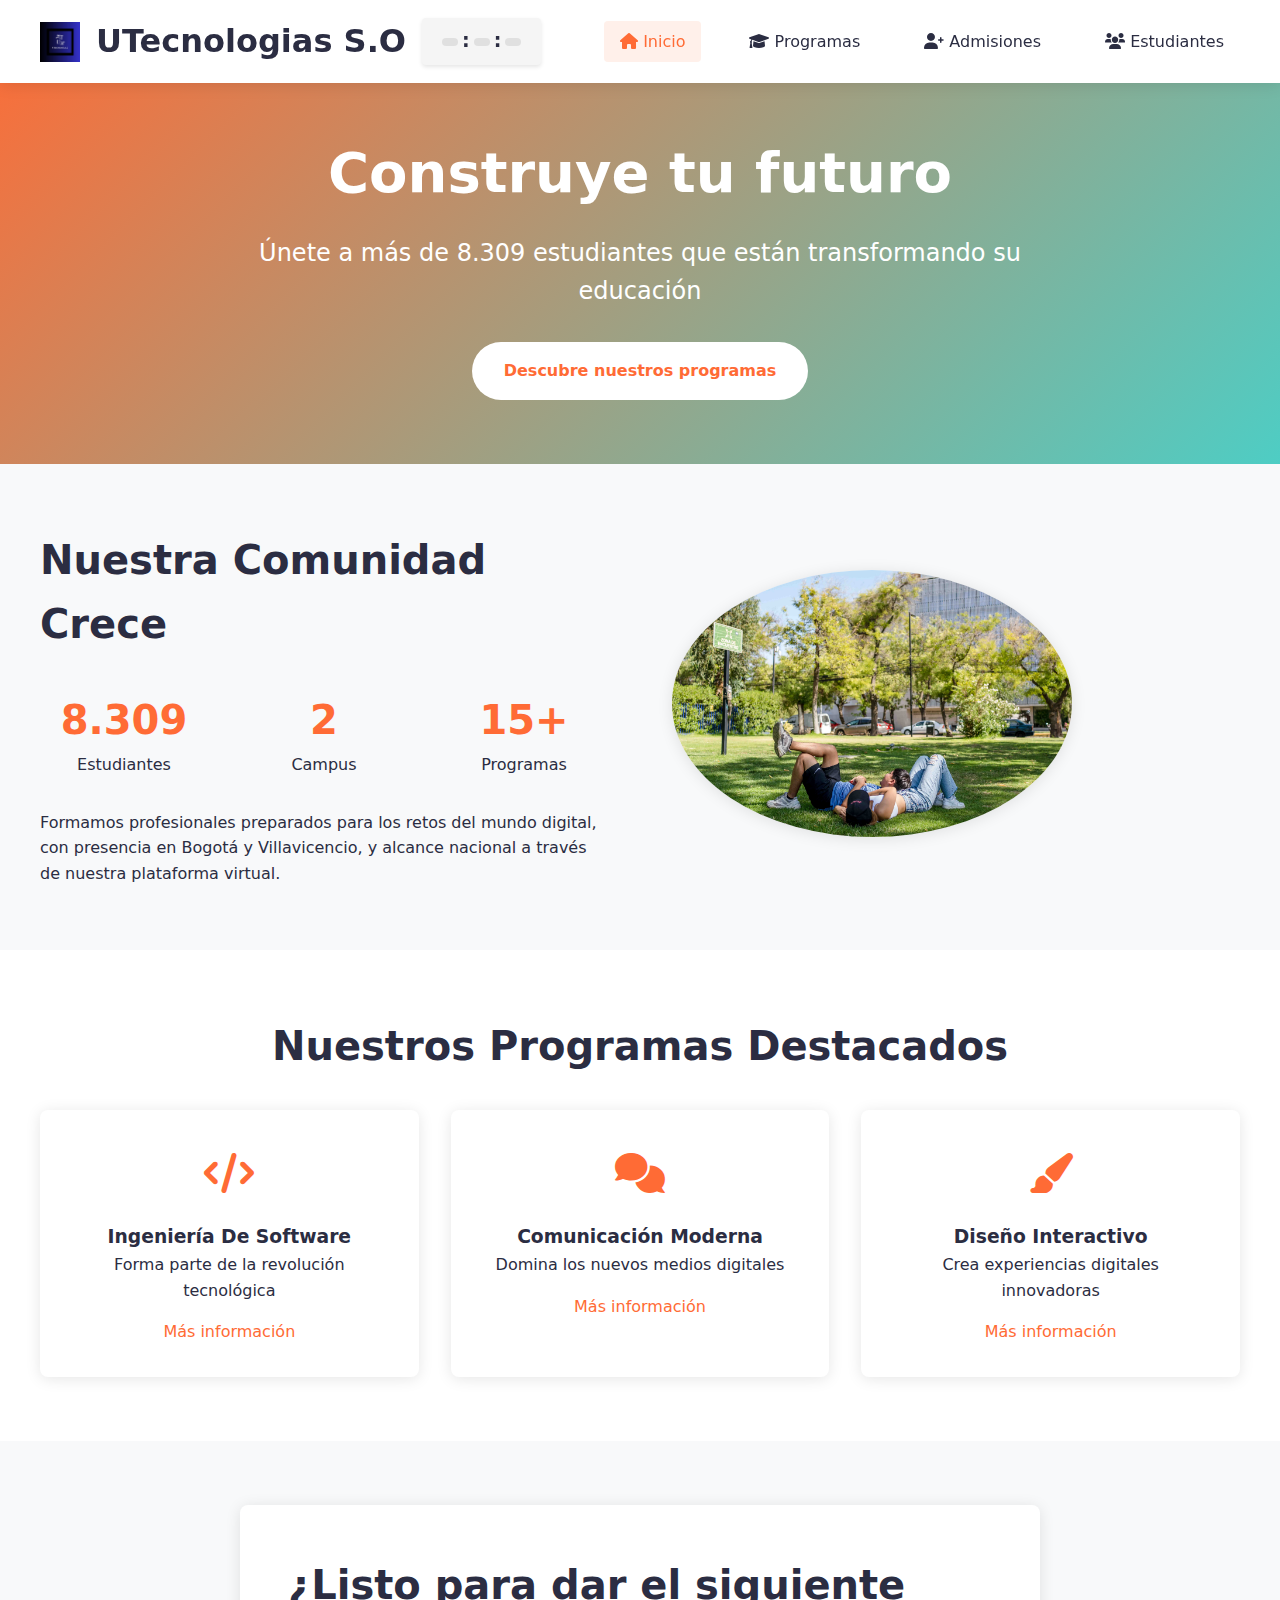
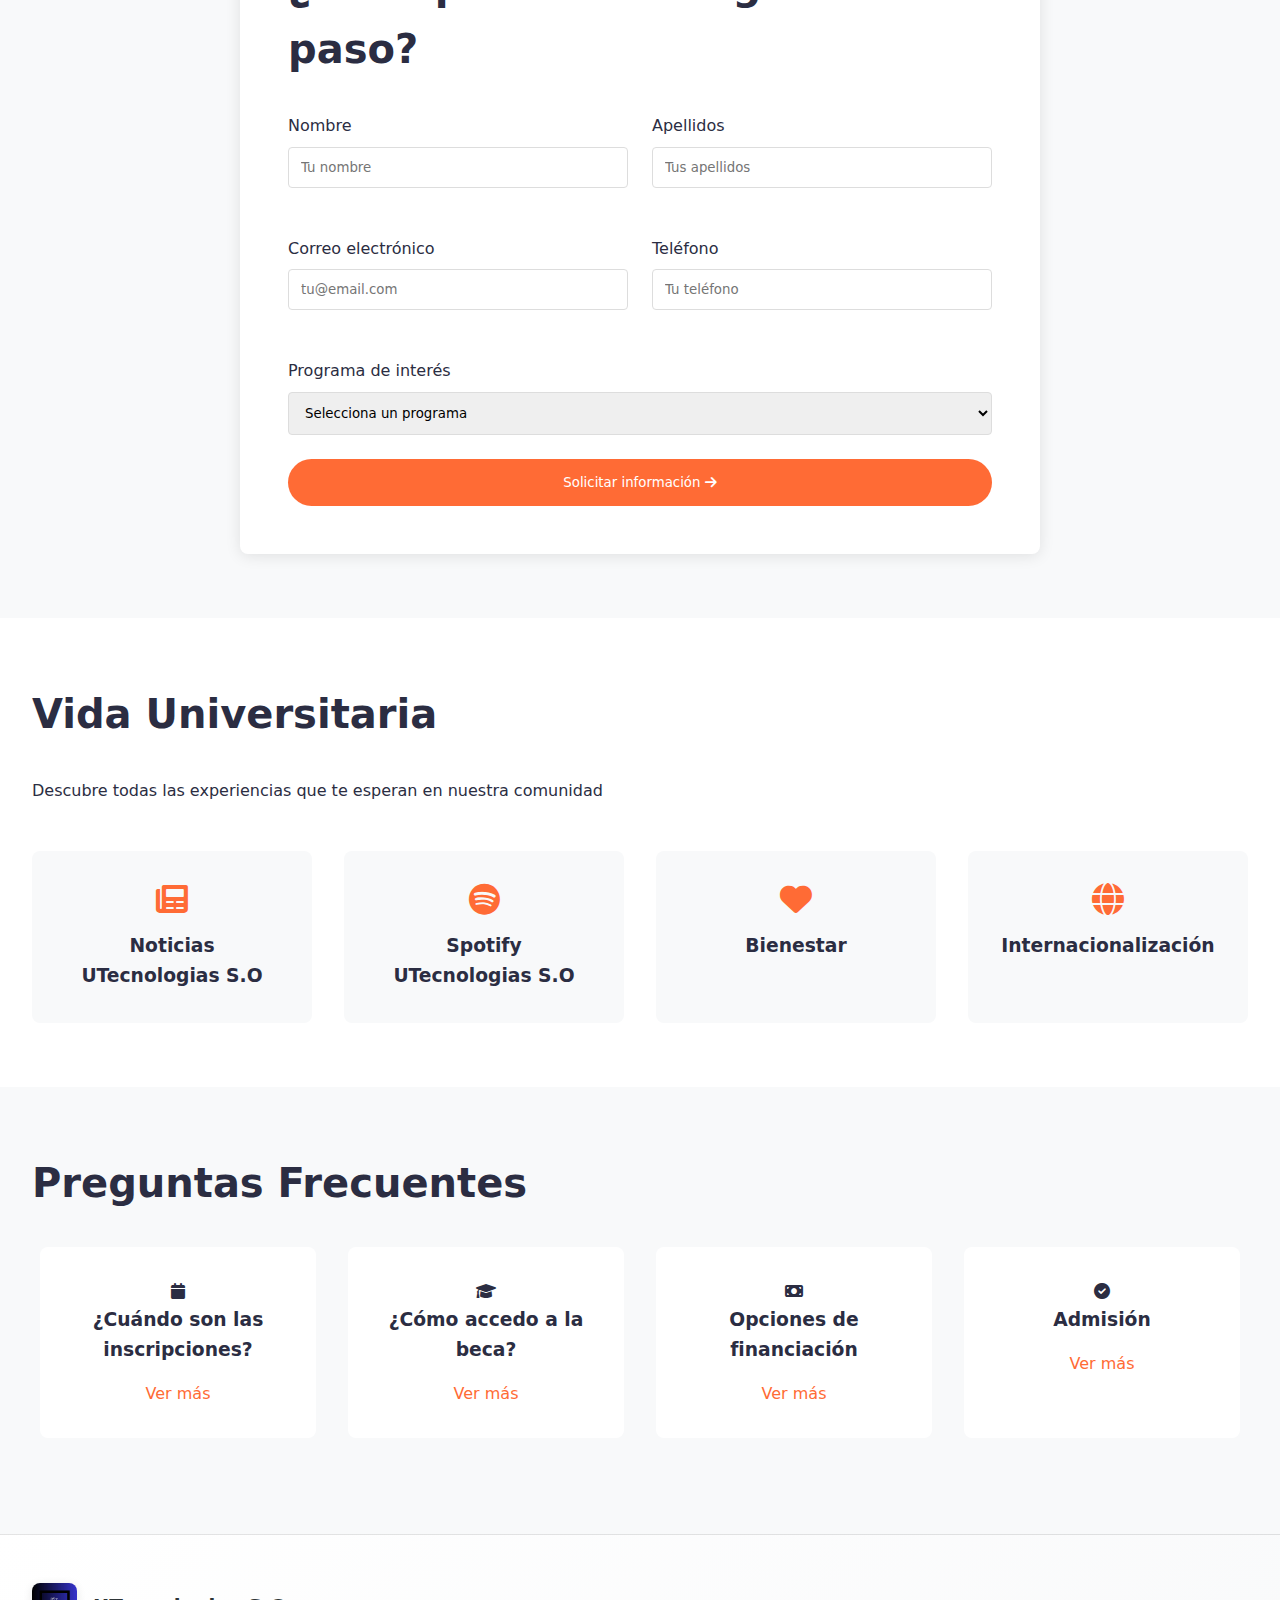
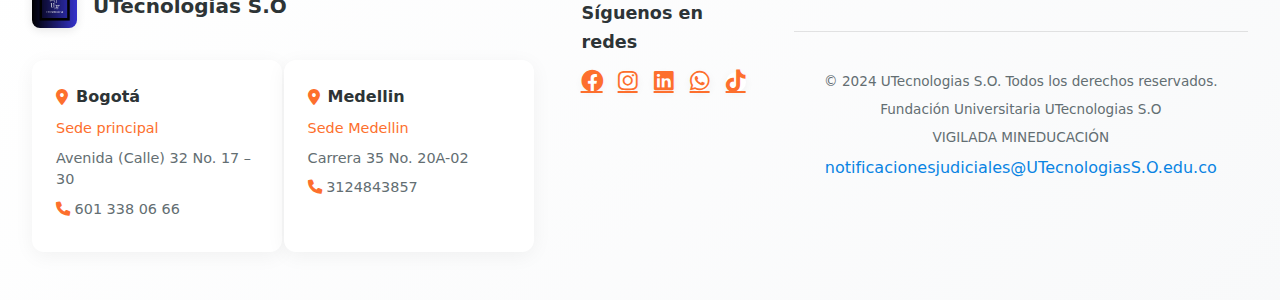
<file: index.html>
<!DOCTYPE html>
<html lang="es">
<head>
    <meta charset="UTF-8">
    <meta name="viewport" content="width=device-width, initial-scale=1.0">
    <title>UTecnologias S.O - Educación del Futuro</title>
    <link rel="stylesheet" href="styles/styles.css">
    <link href="https://cdnjs.cloudflare.com/ajax/libs/font-awesome/6.0.0/css/all.min.css" rel="stylesheet">
</head>
<body>
    <header class="header">
        <nav class="nav">
            <div class="logo">
                <img src="imagenes/logo oficial .jpg" alt="Logo UTecnologias S.O" class="logo-img">
                <h1>UTecnologias S.O</h1>
                <div id="clock">
                    <span></span> : <span></span> : <span></span>
                  </div>
            </div>
            <div class="nav-links">

                <a href="index.html" class="nav-item active"><i class="fas fa-home"></i> Inicio</a>
                <a href="iconos inicio/programa.html" class="nav-item"><i class="fas fa-graduation-cap"></i> Programas</a>
                <a href="iconos inicio/admisiones.html" class="nav-item"><i class="fas fa-user-plus"></i> Admisiones</a>
                <a href="iconos inicio/estudiantes.html" class="nav-item"><i class="fas fa-users"></i> Estudiantes</a>

            </div>
            <button class="mobile-menu-btn">
                <i class="fas fa-bars"></i>
            </button>
        </nav>
    </header>

    <main>
        <section class="hero-section">
            <div class="hero-content">
                <h1 class="hero-title">Construye tu futuro </h1>
                <p class="hero-subtitle">Únete a más de 8.309 estudiantes que están transformando su educación</p>
                <a href="iconos inicio/programa.html" class="cta-button">Descubre nuestros programas</a>
            </div>
        </section>

        <section class="students-stats">
            <div class="stats-content">
                <div class="stats-text">
                    <h2 class="section-title">Nuestra Comunidad Crece</h2>
                    <div class="stats-numbers">
                        <div class="stat-item">
                            <span class="stat-number">8.309</span>
                            <span class="stat-label">Estudiantes</span>
                        </div>
                        <div class="stat-item">
                            <span class="stat-number">2</span>
                            <span class="stat-label">Campus</span>
                        </div>
                        <div class="stat-item">
                            <span class="stat-number">15+</span>
                            <span class="stat-label">Programas</span>
                        </div>
                    </div>
                    <p class="stats-description">Formamos profesionales preparados para los retos del mundo digital, con presencia en Bogotá y Villavicencio, y alcance nacional a través de nuestra plataforma virtual.</p>
                </div>
                <div class="student-image-container">
                    <img src="imagenes/campues.jpg" alt="Estudiantes en campus" class="circular-image" />
                </div>
            </div>
        </section>

        <section class="programs-section">
            <h2 class="section-title centered">Nuestros Programas Destacados</h2>
            <div class="programs-grid">
                <div class="program-card">
                    <div class="program-icon">
                        <i class="fas fa-code"></i>
                    </div>
                    <h3>Ingeniería De Software</h3>
                    <p>Forma parte de la revolución tecnológica</p>
                    <a href="programas destacados/software.html" class="program-link">Más información</a>
                </div>
                <div class="program-card">
                    <div class="program-icon">
                        <i class="fas fa-comments"></i>
                    </div>
                    <h3>Comunicación Moderna</h3>
                    <p>Domina los nuevos medios digitales</p>
                    <a href="programas destacados/comunicacion.html" class="program-link">Más información</a>
                </div>
                <div class="program-card">
                    <div class="program-icon">
                        <i class="fas fa-paint-brush"></i>
                    </div>
                    <h3>Diseño Interactivo</h3>
                    <p>Crea experiencias digitales innovadoras</p>
                    <a href="programas destacados/interactivo.html" class="program-link">Más información</a>
                </div>
            </div>
        </section>

        <section class="form-section">
            <div class="form-container">
                <h2 class="section-title">¿Listo para dar el siguiente paso?</h2>
                <form class="contact-form">
                    <div class="form-grid">
                        <div class="form-group">
                            <label for="nombre">Nombre</label>
                            <input type="text" id="nombre" placeholder="Tu nombre" required>
                        </div>
                        <div class="form-group">
                            <label for="apellidos">Apellidos</label>
                            <input type="text" id="apellidos" placeholder="Tus apellidos" required>
                        </div>
                        <div class="form-group">
                            <label for="email">Correo electrónico</label>
                            <input type="email" id="email" placeholder="tu@email.com" required>
                        </div>
                        <div class="form-group">
                            <label for="telefono">Teléfono</label>
                            <input type="tel" id="telefono" placeholder="Tu teléfono" required>
                        </div>
                        <div class="form-group full-width">
                            <label for="programa">Programa de interés</label>
                            <select id="programa" required>
                                <option value="">Selecciona un programa</option>
                                <option value="1">Ingeniería De Software</option>
                                <option value="2">Comunicación Moderna</option>
                                <option value="3">Diseño Interactivo</option>


                                <option value="4">Enfermeria</option>
                                <option value="5">Inteligencia artificial</option>
                                <option value="6">Seguridad informativa y ciberseguridad</option>
                                <option value="7">Big datat y ciencia de datos</option>
                                <option value="8">Robótica y automatización</option>
                                <option value="9">Ingeniería en blockchain y criptomonedad</option>
                            </select>
                        </div>
                    </div>
                    <button type="submit" class="submit-btn">Solicitar información <i class="fas fa-arrow-right"></i></button>
                </form>
            </div>
        </section>

        <section class="community-section">
            <div class="community-content">
                <h2 class="section-title">Vida Universitaria</h2>
                <p class="section-description">Descubre todas las experiencias que te esperan en nuestra comunidad</p>
                
                <div class="community-features">
                    <div class="feature-item">
                        <i class="fas fa-newspaper"></i>
                        <h3>Noticias UTecnologias S.O</h3>
                    </div>
                    <div class="feature-item">
                        <i class="fab fa-spotify"></i>
                        <h3>Spotify UTecnologias S.O</h3>
                    </div>
                    <div class="feature-item">
                        <i class="fas fa-heart"></i>
                        <h3>Bienestar</h3>
                    </div>
                    <div class="feature-item">
                        <i class="fas fa-globe"></i>
                        <h3>Internacionalización</h3>
                    </div>
                </div>
            </div>
        </section>

        <section class="faq-section">
            <div class="faq-content">
                <h2 class="section-title">Preguntas Frecuentes</h2>
                <div class="faq-grid">
                    <div class="faq-item">
                        <i class="fas fa-calendar"></i>
                        <h3>¿Cuándo son las inscripciones?</h3>
                        <a href="iconos inicio/QuejaReclamoSugerencia.html" class="faq-link">Ver más</a>
                    </div>
                    <div class="faq-item">
                        <i class="fas fa-graduation-cap"></i>
                        <h3>¿Cómo accedo a la beca?</h3>
                        <a href="iconos inicio/QuejaReclamoSugerencia.html" class="faq-link">Ver más</a>
                    </div>
                    <div class="faq-item">
                        <i class="fas fa-money-bill"></i>
                        <h3>Opciones de financiación</h3>
                        <a href="iconos inicio/QuejaReclamoSugerencia.html" class="faq-link">Ver más</a>
                    </div>
                    <div class="faq-item">
                        <i class="fas fa-check-circle"></i>
                        <h3>Admisión</h3>
                        <a href="iconos inicio/QuejaReclamoSugerencia.html" class="faq-link">Ver más</a>
                    </div>
                </div>
            </div>
        </section>
    </main>

    <footer class="footer">
        <div class="footer-content">
            <div class="footer-info">
                <div class="footer-logo">
                    <img src="imagenes/logo oficial .jpg" alt="Logo Santiago"><h3>UTecnologias S.O</h3>
                </div>
                <div class="footer-locations">
                    <div class="location">
                        <h3><i class="fas fa-map-marker-alt"></i> Bogotá</h3>
                        <p class="subtitle">Sede principal</p>
                        <p>Avenida (Calle) 32 No. 17 – 30</p>
                        <p><i class="fas fa-phone"></i> 601 338 06 66</p>
                    </div>
                    <div class="location">
                        <h3><i class="fas fa-map-marker-alt"></i> Medellin</h3>
                        <p class="subtitle">Sede Medellin</p>
                        <p>Carrera 35 No. 20A-02</p>
                        <p><i class="fas fa-phone"></i> 3124843857</p>
                    </div>
                </div>
            </div>

            <div class="footer-social">
                <h3>Síguenos en redes</h3>
                <div class="social-icons">
                    <a href="https://www.facebook.com/orozcojimmy987?mibextid=LQQJ4d" class="social-icon"><i class="fab fa-facebook"></i></a>
                    <a href="https://www.instagram.com/santiago_biker.0/profilecard/?igsh=NGVpbDF0NHNyMWk2" class="social-icon"><i class="fab fa-instagram"></i></a>
                    <a href="https://www.linkedin.com/in/jimmy-santiago-orozco-4004a2289/" class="social-icon"><i class="fab fa-linkedin"></i></a>
                    <a href="https://wa.me/3124843857" class="social-icon"><i class="fab fa-whatsapp"></i></a>
                    <a href="https://www.tiktok.com/@santiago.r15_v3?_t=8rEp1HObdhw&_r=1" class="social-icon"><i class="fab fa-tiktok"></i></a>
                </div>
            </div>

            <div class="footer-legal">
                <p>© 2024 UTecnologias S.O. Todos los derechos reservados.</p>
                <p>Fundación Universitaria UTecnologias S.O</p>
                <p>VIGILADA MINEDUCACIÓN</p>
                <a href="mailto:notificacionesjudiciales@UTecnologias S.O.edu.co">notificacionesjudiciales@UTecnologiasS.O.edu.co</a>
                <script src="Javascript/reloj.js"></script>
            </div>
        </div>
    </footer>
</body>
</html>
</file>
<file: styles/styles.css>
/* Variables y Reset */
:root {
    --primary-color: #ff6b35;
    --secondary-color: #2b2d42;
    --accent-color: #4ecdc4;
    --text-color: #2b2d42;
    --light-gray: #f8f9fa;
    --dark-gray: #464646;
    --white: #ffffff;
    --shadow: 0 2px 15px rgba(0, 0, 0, 0.1);
    --transition: all 0.3s ease;
}

* {
    margin: 0;
    padding: 0;
    box-sizing: border-box;
    font-family: 'Inter', system-ui, -apple-system, sans-serif;
}

body {
    color: var(--text-color);
    line-height: 1.6;
}

/* Header y Navegación */
.header {
    background: var(--white);
    padding: 1rem 2rem;
    position: fixed;
    width: 100%;
    top: 0;
    z-index: 1000;
    box-shadow: var(--shadow);
}

.nav {
    display: flex;
    justify-content: space-between;
    align-items: center;
    max-width: 1200px;
    margin: 0 auto;
}

.logo {
    display: flex;
    align-items: center;
    gap: 1rem;
}

.logo-img {
    height: 40px;
    width: auto;
}

#clock {
    font-size: 1.2rem;
    font-weight: bold;
    display: inline-flex;
    align-items: center;
    background-color: #f5f5f5;
    padding: 0.5rem 1rem;
    border-radius: 4px;
    box-shadow: 0 2px 4px rgba(0, 0, 0, 0.1);
  }
  
  #clock span {
    padding: 0.25rem 0.5rem;
    background-color: #e0e0e0;
    border-radius: 4px;
    margin: 0 0.25rem;
  }

.nav-links {
    display: flex;
    gap: 2rem;
}

.nav-item {
    text-decoration: none;
    color: var(--text-color);
    font-weight: 500;
    padding: 0.5rem 1rem;
    border-radius: 4px;
    transition: var(--transition);
}

.nav-item:hover, .nav-item.active {
    color: var(--primary-color);
    background-color: rgba(255, 107, 53, 0.1);
}

.mobile-menu-btn {
    display: none;
}
/* fin parte superior de la pagina */



/* Hero Section */
.hero-section {
    padding: 8rem 2rem 4rem;
    background: linear-gradient(135deg, var(--primary-color), var(--accent-color));
    color: var(--white);
    text-align: center;
}

.hero-content {
    max-width: 800px;
    margin: 0 auto;
}

.hero-title {
    font-size: 3.5rem;
    margin-bottom: 1rem;
}

.hero-subtitle {
    font-size: 1.5rem;
    margin-bottom: 2rem;
}

.cta-button {
    display: inline-block;
    padding: 1rem 2rem;
    background: var(--white);
    color: var(--primary-color);
    text-decoration: none;
    border-radius: 30px;
    font-weight: bold;
    transition: var(--transition);
}

.cta-button:hover {
    transform: translateY(-3px);
    box-shadow: var(--shadow);
}

/* Estadísticas */
.students-stats {
    padding: 4rem 2rem;
    background-color: var(--light-gray);
}

.stats-content {
    max-width: 1200px;
    margin: 0 auto;
    display: grid;
    grid-template-columns: 1fr 1fr;
    gap: 4rem;
    align-items: center;
}




/* Continuación de los estilos de estadísticas */
.stats-numbers {
    display: grid;
    grid-template-columns: repeat(3, 1fr);
    gap: 2rem;
    margin: 2rem 0;
}

.stat-item {
    text-align: center;
}

.stat-number {
    display: block;
    font-size: 2.5rem;
    font-weight: bold;
    color: var(--primary-color);
}

.stat-label {
    font-size: 1rem;
    color: var(--text-color);
}

.circular-image {
    width: 100%;
    max-width: 400px;
    height: auto;
    border-radius: 50%;
    box-shadow: var(--shadow);
}

/* Sección de Programas */
.programs-section {
    padding: 4rem 2rem;
    background: var(--white);
}

.section-title {
    font-size: 2.5rem;
    margin-bottom: 2rem;
    color: var(--secondary-color);
}

.section-title.centered {
    text-align: center;
}

.programs-grid {
    display: grid;
    grid-template-columns: repeat(auto-fit, minmax(300px, 1fr));
    gap: 2rem;
    max-width: 1200px;
    margin: 0 auto;
}

.program-card {
    background: var(--white);
    padding: 2rem;
    border-radius: 8px;
    box-shadow: var(--shadow);
    transition: var(--transition);
    text-align: center;
}

.program-card:hover {
    transform: translateY(-10px);
}

.program-icon {
    font-size: 2.5rem;
    color: var(--primary-color);
    margin-bottom: 1rem;
}

.program-link {
    display: inline-block;
    margin-top: 1rem;
    color: var(--primary-color);
    text-decoration: none;
    font-weight: 500;
}

/* Formulario de Contacto */
.form-section {
    padding: 4rem 2rem;
    background: var(--light-gray);
}

.form-container {
    max-width: 800px;
    margin: 0 auto;
    background: var(--white);
    padding: 3rem;
    border-radius: 8px;
    box-shadow: var(--shadow);
}

.form-grid {
    display: grid;
    grid-template-columns: repeat(2, 1fr);
    gap: 1.5rem;
}

.form-group {
    margin-bottom: 1.5rem;
}

.form-group.full-width {
    grid-column: 1 / -1;
}

.form-group label {
    display: block;
    margin-bottom: 0.5rem;
    font-weight: 500;
}

input, select {
    width: 100%;
    padding: 0.75rem;
    border: 1px solid #ddd;
    border-radius: 4px;
    transition: var(--transition);
}

input:focus, select:focus {
    outline: none;
    border-color: var(--primary-color);
    box-shadow: 0 0 0 2px rgba(255, 107, 53, 0.2);
}

.submit-btn {
    background: var(--primary-color);
    color: var(--white);
    padding: 1rem 2rem;
    border: none;
    border-radius: 30px;
    cursor: pointer;
    font-weight: 500;
    width: 100%;
    transition: var(--transition);
}

.submit-btn:hover {
    background: darker(var(--primary-color), 10%);
    transform: translateY(-2px);
}

/* Sección Comunidad */
.community-section {
    padding: 4rem 2rem;
    background: var(--white);
}

.community-features {
    display: grid;
    grid-template-columns: repeat(auto-fit, minmax(250px, 1fr));
    gap: 2rem;
    margin-top: 3rem;
}

.feature-item {
    padding: 2rem;
    background: var(--light-gray);
    border-radius: 8px;
    text-align: center;
    transition: var(--transition);
}

.feature-item:hover {
    transform: translateY(-5px);
    box-shadow: var(--shadow);
}

.feature-item i {
    font-size: 2rem;
    color: var(--primary-color);
    margin-bottom: 1rem;
}

/* FAQ Section */
.faq-section {
    padding: 4rem 2rem;
    background: var(--light-gray);
}

.faq-grid {
    display: grid;
    grid-template-columns: repeat(auto-fit, minmax(250px, 1fr));
    gap: 2rem;
    max-width: 1200px;
    margin: 2rem auto;
}

.faq-item {
    background: var(--white);
    padding: 2rem;
    border-radius: 8px;
    text-align: center;
    transition: var(--transition);
}

.faq-item:hover {
    transform: translateY(-5px);
    box-shadow: var(--shadow);
}

.faq-link {
    display: inline-block;
    margin-top: 1rem;
    color: var(--primary-color);
    text-decoration: none;
}

/* Footer */

.footer {
    background: linear-gradient(135deg, #ffffff, #f8f9fa);
    padding: 3rem 0;
    border-top: 1px solid rgba(0, 0, 0, 0.1);
    font-family: 'Inter', -apple-system, BlinkMacSystemFont, sans-serif;
}

.footer-content {
    max-width: 1400px;
    margin: 0 auto;
    padding: 0 2rem;
    display: flex;
    justify-content: space-between;
    align-items: start;
    gap: 3rem;
}

/* Logo section */
.footer-logo {
    display: flex;
    align-items: center;
    gap: 1rem;
    margin-bottom: 2rem;
}

.footer-logo img {
    height: 45px;
    width: auto;
    border-radius: 8px;
    box-shadow: 0 2px 10px rgba(0, 0, 0, 0.1);
}

.footer-logo h3 {
    font-size: 1.25rem;
    font-weight: 600;
    color: #2d3436;
    margin: 0;
}

/* Info section with locations */
.footer-info {
    flex: 2;
}

.footer-locations {
    display: flex;
    gap: 0.1rem;
    margin-top: 2rem;
}

.location {
    background: white;
    padding: 1.5rem;
    border-radius: 12px;
    box-shadow: 0 4px 20px rgba(0, 0, 0, 0.05);
    transition: transform 0.3s ease, box-shadow 0.3s ease;
    min-width: 250px;
}

.location:hover {
    transform: translateY(-5px);
    box-shadow: 0 6px 25px rgba(0, 0, 0, 0.08);
}

.location h3 {
    color: #2d3436;
    font-size: 1rem;
    margin: 0 0 0.5rem 0;
    display: flex;
    align-items: center;
    gap: 0.5rem;
}

.location .subtitle {
    color:  #fd6f2d;
    font-weight: 500;
    margin: 0.5rem 0;
    font-size: 0.9rem;
}

.location p {
    color: #636e72;
    margin: 0.5rem 0;
    font-size: 0.9rem;
    line-height: 1.5;
}

.location i {
    color:  #fd6f2d;
}

/* Social media section */
.footer-social {
    flex: 1;
    padding-top: 1rem;
}

.footer-social h3 {
    color: #2d3436;
    font-size: 1.1rem;
    margin-bottom: 1rem;
}

.social-icons {
    display: flex;
    gap: 1rem;
}

.social-icon {
    color: #fd6f2d;
    font-size: 1.4rem;
    transition: all 0.3s ease;
    padding: 0.5rem;
    border-radius: 50%;
    background: white;
    box-shadow: 0 2px 10px rgba(0, 0, 0, 0.05);
    display: flex;
    align-items: center;
    justify-content: center;
    width: 20px;
    height: 20px;
}

.social-icon:hover {
    color: #000000;
    transform: translateY(-3px);
    box-shadow: 0 5px 15px rgba(9, 132, 227, 0.2);
}

/* Legal section */
.footer-legal {
    flex-basis: 100%;
    margin-top: 3rem;
    padding-top: 2rem;
    border-top: 1px solid rgba(0, 0, 0, 0.1);
    text-align: center;
}

.footer-legal p {
    color: #636e72;
    margin: 0.4rem 0;
    font-size: 0.85rem;
}

.footer-legal a {
    color: #0984e3;
    text-decoration: none;
    transition: color 0.3s ease;
}

.footer-legal a:hover {
    color: #0062cc;
    text-decoration: underline;
}

/* Responsive design */
@media (max-width: 1200px) {
    .footer-content {
        flex-direction: column;
    }

    .footer-locations {
        flex-direction: row;
        flex-wrap: wrap;
    }

    .location {
        flex: 1;
        min-width: 280px;
    }

    .footer-social {
        align-self: center;
        text-align: center;
    }
}

@media (max-width: 768px) {
    .footer-content {
        padding: 0 1.5rem;
    }

    .footer-locations {
        flex-direction: column;
        gap: 1.5rem;
    }

    .location {
        width: 100%;
    }

    .footer-logo {
        justify-content: center;
    }

    .social-icons {
        justify-content: center;
    }
}

/* Animaciones suaves para los elementos interactivos */
@keyframes fadeIn {
    from { opacity: 0; transform: translateY(10px); }
    to { opacity: 1; transform: translateY(0); }
}

.footer-content > * {
    animation: fadeIn 0.5s ease forwards;
}
</file>
